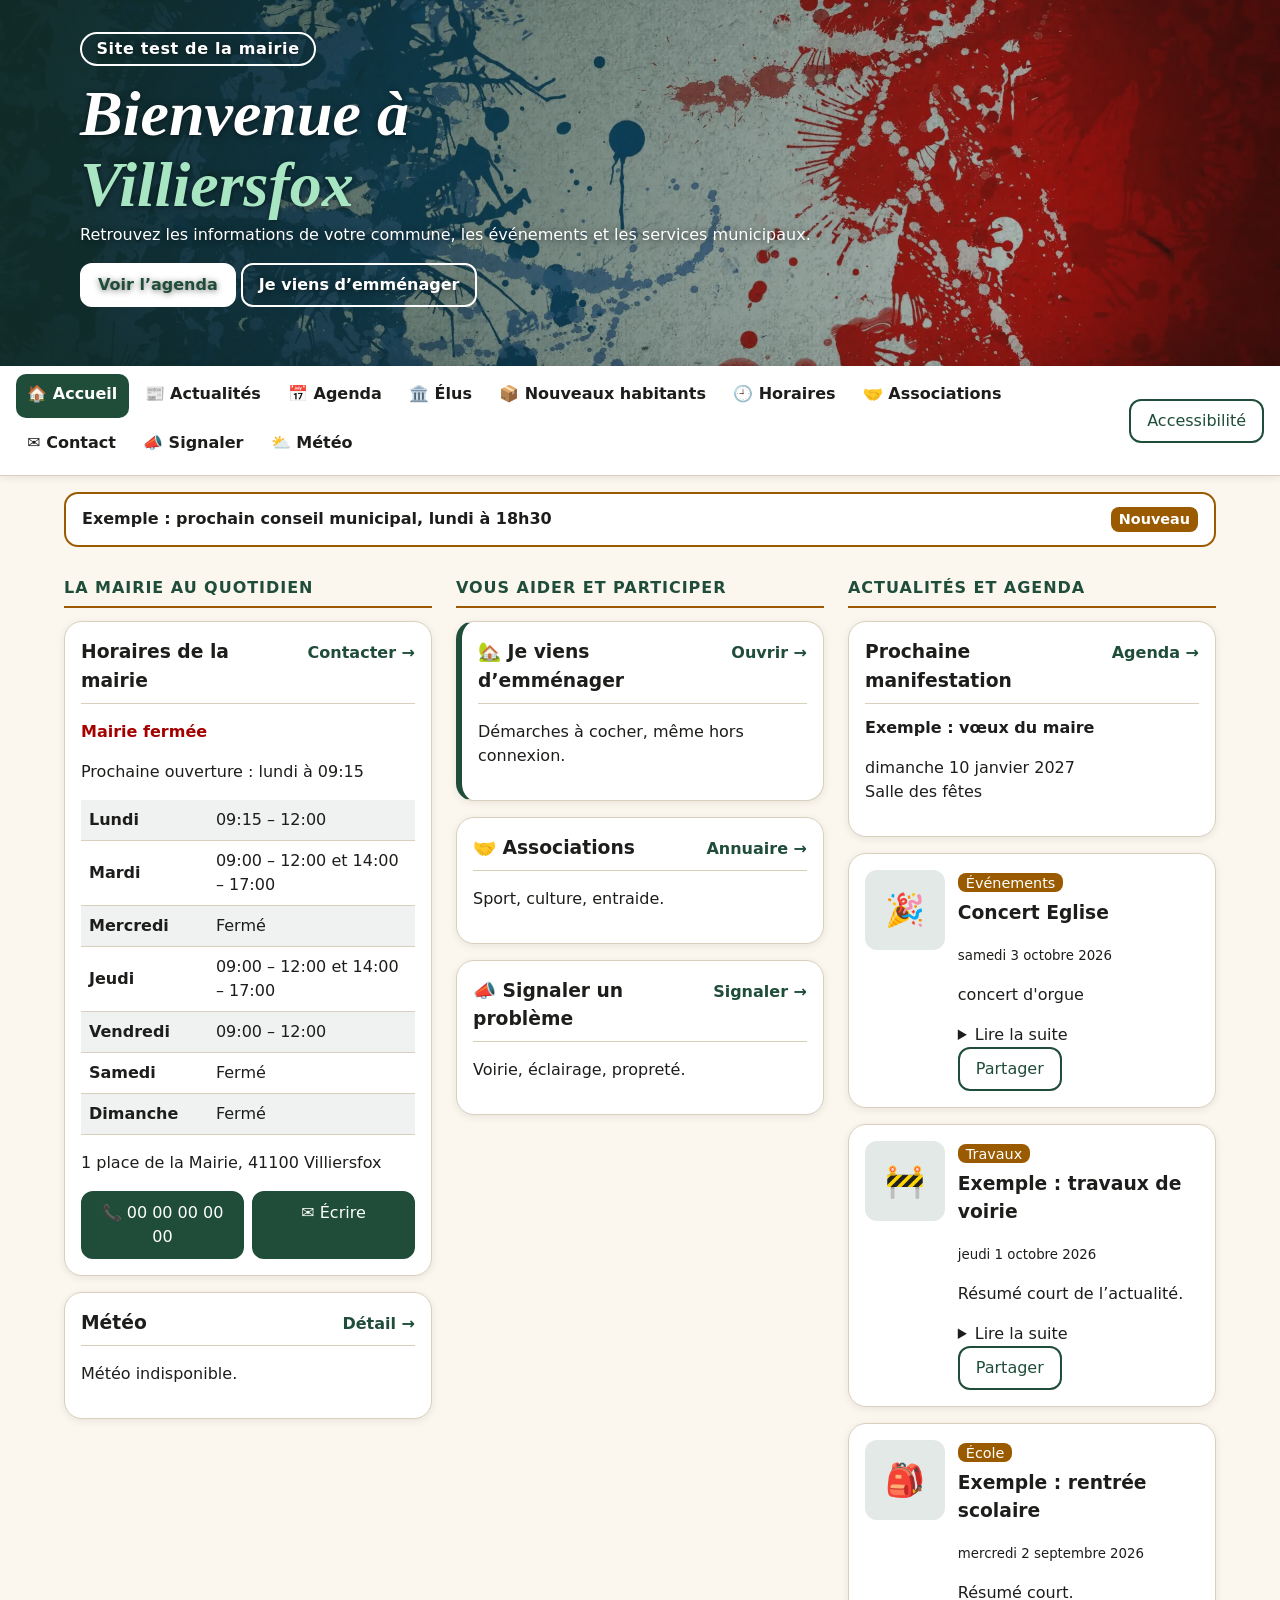
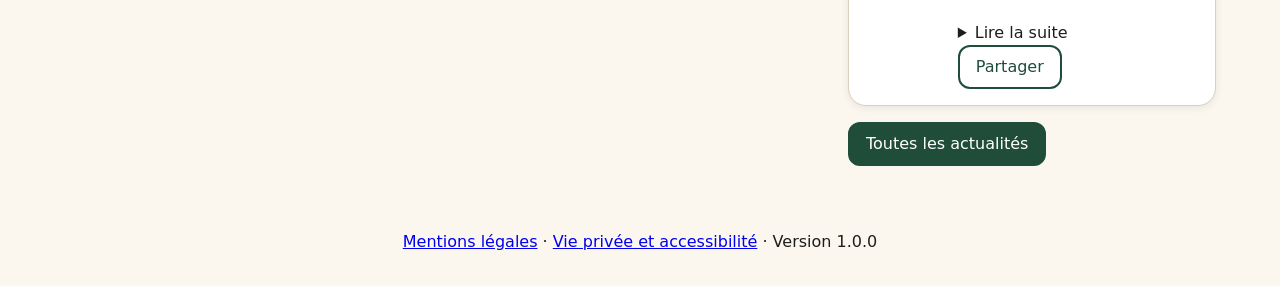
<file: index.html>
<!doctype html><html lang="fr"><head><meta charset="utf-8">
<meta name="viewport" content="width=device-width,initial-scale=1">
<title>Villiersfox – Mairie</title><meta name="theme-color" content="#1f4d3a">
<link rel="manifest" href="manifest.webmanifest"><link rel="stylesheet" href="css/style.css"><link rel="stylesheet" href="css/theme.css"></head><body>
<a class="skip" href="#main">Aller au contenu</a>
<header><div class="hero"><p class="kicker">Site test de la mairie</p><h1>Bienvenue à <em>Villiersfox</em></h1><p>Retrouvez les informations de votre commune, les événements et les services municipaux.</p><p><a class="btn" href="#agenda">Voir l’agenda</a> <a class="btn alt" href="#guide">Je viens d’emménager</a></p></div></header>
<div class="bar"><nav id="nav" aria-label="Navigation principale"></nav>
<div class="tools"><button id="abtn" aria-expanded="false" aria-controls="a11y">Accessibilité</button><button id="install" hidden>Installer l’application</button></div></div>
<section id="a11y" hidden aria-label="Réglages d’accessibilité">
<p>Taille du texte : <button data-s="0">A</button><button data-s="1">A+</button><button data-s="2">A++</button></p>
<label><input type="checkbox" data-o="contrast"> Contraste élevé</label>
<label><input type="checkbox" data-o="cb"> Mode daltonien</label>
<label><input type="checkbox" data-o="dark"> Thème sombre</label>
<label><input type="checkbox" data-o="lines"> Interligne agrandi</label>
<label><input type="checkbox" data-o="big"> Boutons agrandis</label>
<p><button id="tts">Lire la page à voix haute</button></p></section>
<div id="banner" role="status" aria-live="polite"></div>
<main id="main" tabindex="-1"></main>
<dialog id="dlg" aria-label="Détail"></dialog>
<footer><a href="#legal">Mentions légales</a> · <a href="#privacy">Vie privée et accessibilité</a> · Version 1.0.0</footer>
<script src="js/app.js" defer></script></body></html>
</file>
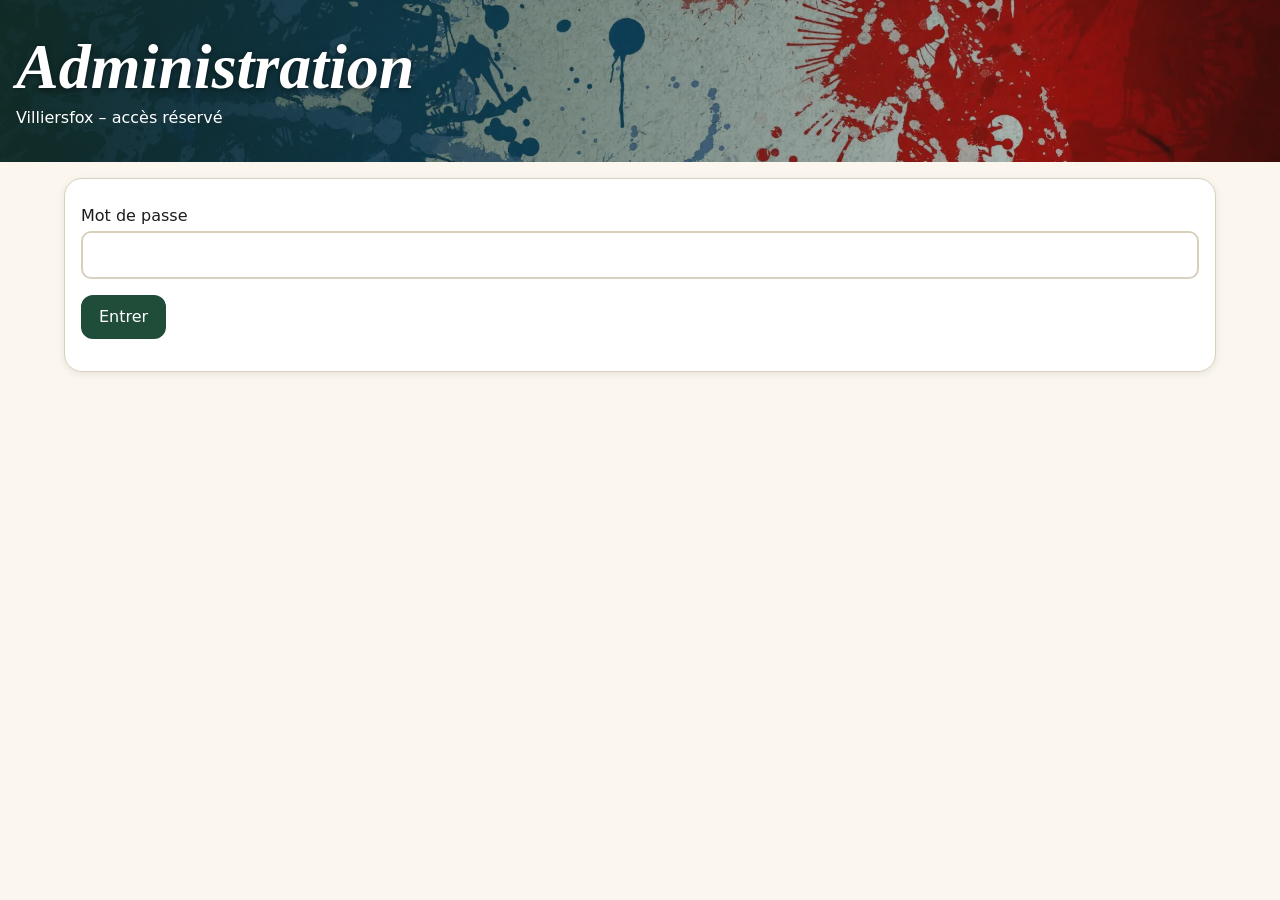
<file: admin.html>
<!-- admin.html -->
<!doctype html><html lang="fr"><head><meta charset="utf-8"><meta name="viewport" content="width=device-width,initial-scale=1"><meta name="robots" content="noindex"><title>Administration – Villiersfox</title><link rel="stylesheet" href="css/style.css"></head><body>
<header><h1>Administration</h1><p>Villiersfox – accès réservé</p></header>
<main id="m"></main>
<script>
const HASH="262d18e168d250961be03d741aefdf86bd9311b16e3bbe6991462fbf403d0715";
const $=s=>document.querySelector(s),esc=s=>String(s??'').replace(/[&<>"]/g,c=>({'&':'&amp;','<':'&lt;','>':'&gt;','"':'&quot;'}[c]));
const sha=async t=>[...new Uint8Array(await crypto.subtle.digest('SHA-256',new TextEncoder().encode(t)))].map(b=>b.toString(16).padStart(2,'0')).join('');
const DS={
actus:{t:'Actualités',root:'actus',f:[['titre','Titre'],['date','Date','date'],['categorie','Catégorie','select',['Travaux','École','Événements','Vie locale','Alerte']],['excerpt','Résumé court','textarea'],['body','Texte complet','textarea'],['photo','Photo : adresse du fichier, ex. img/mairie.webp (facultatif)']]},
agenda:{t:'Agenda',root:null,f:[['titre','Titre'],['date','Date','date'],['debut','Heure de début','time'],['lieu','Lieu'],['description','Description','textarea']]},
elus:{t:'Élus',root:'elus',f:[['prenom','Prénom'],['nom','Nom'],['rang','Rang','select',['maire','adjoint','conseiller']],['fonction','Fonction'],['pole','Pôle (facultatif)'],['mandats','Mandats'],['bio','Biographie','textarea']]}};
const K=Object.keys(DS),data={},mod={};let cur='actus',idx=-1;
async function ld(k){if(!data[k]){const j=await(await fetch('data/'+k+'.json',{cache:'no-store'})).json();data[k]=DS[k].root?j[DS[k].root]:j}return data[k]}
const ok=()=>{try{return sessionStorage.getItem('adm')=='1'}catch{return false}};
function login(){
if(!HASH){$('#m').innerHTML=`<div class="card"><h2>Première utilisation : choisir un mot de passe</h2><p>Choisissez un mot de passe d’au moins 8 caractères. Le site affichera une ligne à copier dans ce fichier.</p><label for="pw">Mot de passe</label><input id="pw" type="password" minlength="8"><p><button id="mk">Créer</button></p><pre id="out" style="white-space:pre-wrap;word-break:break-all"></pre></div>`;
$('#mk').onclick=async()=>{const p=$('#pw').value;if(p.length<8)return alert('8 caractères minimum.');$('#out').textContent='Dans admin.html, remplacez la ligne  const HASH="";  par :\nconst HASH="'+await sha(p)+'";'};return}
$('#m').innerHTML=`<form id="lg" class="card"><label for="pw">Mot de passe</label><input id="pw" type="password" autocomplete="current-password"><p><button>Entrer</button></p><p id="er" role="alert"></p></form>`;
$('#lg').onsubmit=async e=>{e.preventDefault();if(await sha($('#pw').value)==HASH){try{sessionStorage.setItem('adm','1')}catch{}draw()}else $('#er').textContent='Mot de passe incorrect.'}}
function frm(d,o){return d.f.map(([k,l,t,opt])=>{const v=o[k]??'',id='f_'+k;
if(t=='textarea')return`<label for="${id}">${l}</label><textarea id="${id}" rows="4">${esc(v)}</textarea>`;
if(t=='select')return`<label for="${id}">${l}</label><select id="${id}">${opt.map(x=>`<option${x==v?' selected':''}>${x}</option>`).join('')}</select>`;
return`<label for="${id}">${l}</label><input id="${id}" type="${t||'text'}" value="${esc(v)}">`}).join('')}
const val=d=>Object.fromEntries(d.f.map(([k])=>[k,$('#f_'+k).value.trim()]));
function pv(o){return`<article class="card"><h3>${esc(o.titre||((o.prenom||'')+' '+(o.nom||'')))}</h3><p><small>${esc(o.date||o.fonction||'')} ${esc(o.categorie||o.debut||'')} ${esc(o.lieu||'')}</small></p><p>${esc(o.excerpt||o.description||o.bio||'')}</p>${o.body?`<p>${esc(o.body)}</p>`:''}</article>`}
async function draw(){if(!ok())return login();
await Promise.all(K.map(ld));const d=DS[cur],a=data[cur],o=a[idx]||{},nx=data.agenda.filter(e=>e.date>=new Date().toISOString().slice(0,10)).sort((x,y)=>x.date.localeCompare(y.date))[0];
$('#m').innerHTML=`<section class="card"><h2>Tableau de bord</h2><p>${K.map(k=>DS[k].t+' : <strong>'+data[k].length+'</strong>').join(' · ')}<br>Prochain événement : ${nx?esc(nx.titre)+' ('+esc(nx.date)+')':'aucun'}</p><small>Le site n’utilise aucun traceur : il n’y a donc pas de statistiques de fréquentation.</small></section>
<nav style="margin:1rem 0">${K.map(k=>`<button class="${k==cur?'':'alt'}" data-t="${k}">${DS[k].t}${mod[k]?' *':''}</button>`).join(' ')}</nav>
<div class="grid"><section class="card"><h2>${d.t} (${a.length})</h2>${a.map((x,i)=>`<p><button class="alt" data-ed="${i}">${esc(x.titre||x.prenom+' '+x.nom)}</button> <button class="alt" data-del="${i}">Supprimer</button></p>`).join('')||'<p>Aucun élément.</p>'}<p><button data-new>Ajouter</button></p></section>
<section class="card"><h2>${idx<0?'Nouvel élément':'Modifier'}</h2>${cur=='elus'?'<p><small>Ne saisissez aucune coordonnée personnelle : le contact passe par la mairie. L’élu doit avoir donné son accord.</small></p>':''}<div id="fm">${frm(d,o)}</div><p><button data-save>Enregistrer</button></p></section></div>
<section class="card"><h2>Aperçu</h2><div id="pv">${pv(o)}</div></section>
<section class="card"><h2>Publier</h2><p>${mod[cur]?'Modifications non publiées sur ':'Aucune modification sur '}.</p><p><button data-exp>Télécharger ${cur}.json</button> <button class="alt" data-out>Se déconnecter</button></p></section>`}
document.addEventListener('input',e=>{if(e.target.id?.startsWith('f_'))$('#pv').innerHTML=pv(val(DS[cur]))});
document.addEventListener('click',async e=>{const b=e.target.closest('button');if(!b)return;const a=data[cur],d=DS[cur];
if(b.dataset.t){cur=b.dataset.t;idx=-1;draw()}
if(b.dataset.ed!=null){idx=+b.dataset.ed;draw()}
if('new'in b.dataset){idx=-1;draw()}
if(b.dataset.del!=null&&confirm('Supprimer cet élément ?')){a.splice(+b.dataset.del,1);mod[cur]=1;idx=-1;draw()}
if('save'in b.dataset){const v=val(d);if(!v.titre&&!v.nom)return alert('Titre ou nom obligatoire.');
if(idx>=0)Object.assign(a[idx],v);else{if(cur=='actus')v.id=Math.max(0,...a.map(x=>+x.id||0))+1;if(cur=='agenda')v.id='e'+Date.now();if(cur=='elus'){v.contact_mairie='Via la mairie'}a.push(v);idx=a.length-1}
mod[cur]=1;draw()}
if('exp'in b.dataset){const j=JSON.stringify(d.root?{[d.root]:a}:a,null,1),l=document.createElement('a');l.href=URL.createObjectURL(new Blob([j],{type:'application/json'}));l.download=cur+'.json';l.click()}
if('out'in b.dataset){try{sessionStorage.removeItem('adm')}catch{}login()}});
draw();
</script></body></html>
</file>
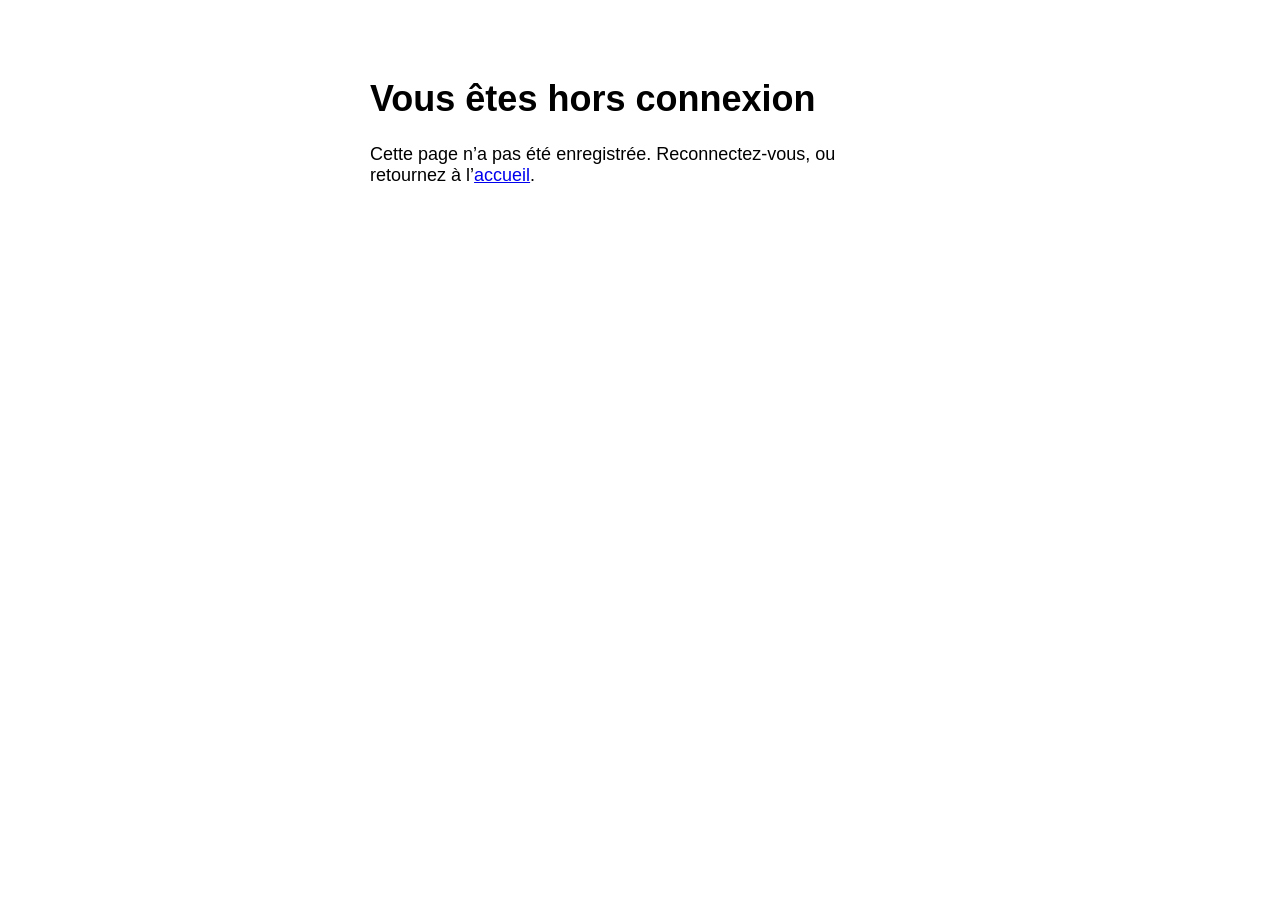
<file: offline.html>
<!-- offline.html -->
<!doctype html><html lang="fr"><meta charset="utf-8"><meta name="viewport" content="width=device-width,initial-scale=1"><title>Hors connexion</title>
<body style="font:18px sans-serif;max-width:30em;margin:2em auto;padding:1em"><h1>Vous êtes hors connexion</h1><p>Cette page n’a pas été enregistrée. Reconnectez-vous, ou retournez à l’<a href="/">accueil</a>.</p></body></html>
</file>
<file: css/style.css>
/* css/style.css */
:root{--p:#1f4d3a;--a:#9a5b00;--bg:#fbf7ee;--c:#fff;--t:#1d1d1b;--b:#d8d0bd}
.dark{--bg:#15201b;--c:#1f2d26;--t:#f2efe6;--p:#8fd1ae;--a:#ffc266;--b:#3b4b43}
.contrast{--bg:#fff;--c:#fff;--t:#000;--p:#00361f;--b:#000}.contrast.dark{--bg:#000;--c:#000;--t:#fff;--p:#9dffc9;--b:#fff}
.cb{--a:#0b5cad}
html{font-size:100%}html.s1{font-size:118%}html.s2{font-size:136%}
body{margin:0;font:1rem/1.5 system-ui,"Open Sans",sans-serif;background:var(--bg);color:var(--t)}
body.lines{line-height:2}body.big button,body.big a.btn,body.big input,body.big select{min-height:56px}
header{background:var(--p);color:#fff;padding:1rem}.dark header,.contrast.dark header{color:#000}
header h1{margin:0;font-size:2.2rem}header p{margin:.2rem 0 1rem}
nav{display:flex;flex-wrap:wrap;gap:.5rem}nav a{color:inherit;padding:.6rem .8rem;border:2px solid currentColor;border-radius:12px;text-decoration:none;min-height:44px;box-sizing:border-box}
nav a[aria-current]{background:#fff;color:var(--p)}
.tools{margin-top:.8rem;display:flex;gap:.5rem;flex-wrap:wrap}
button,.btn{min-height:44px;min-width:44px;padding:.5rem 1rem;border-radius:12px;border:2px solid var(--p);background:var(--p);color:#fff;font:inherit;cursor:pointer;text-decoration:none;display:inline-block;box-sizing:border-box}
.dark button,.dark .btn{color:#000}button.alt,.btn.alt{background:transparent;color:var(--p)}
:focus-visible{outline:3px solid var(--a);outline-offset:2px}
main{max-width:60rem;margin:auto;padding:1rem}#a11y{background:var(--c);padding:1rem;border-bottom:2px solid var(--b)}#a11y label{display:block;padding:.4rem 0}
.grid{display:grid;gap:1rem;grid-template-columns:repeat(auto-fill,minmax(16rem,1fr))}
.card{background:var(--c);border:1px solid var(--b);border-radius:18px;padding:1rem;box-shadow:0 2px 8px rgba(0,0,0,.08)}
.card h2,.card h3{margin-top:0}.past{opacity:.6}.tag{background:var(--a);color:#fff;border-radius:8px;padding:.1rem .5rem;font-size:.9rem}
.ok{color:#0a6b2d;font-weight:700}.ko{color:#a40000;font-weight:700}
#banner:not(:empty){background:#a40000;color:#fff;padding:.8rem;text-align:center;font-weight:700}
input,select,textarea{font:inherit;padding:.6rem;border:2px solid var(--b);border-radius:10px;width:100%;box-sizing:border-box;min-height:44px;background:var(--c);color:var(--t)}
label{display:block;margin:.6rem 0 .2rem}.hp{position:absolute;left:-9999px}
.skip{position:absolute;left:-9999px}.skip:focus{left:0;background:#fff;color:#000;padding:.5rem;z-index:9}
.chk{display:flex;gap:.7rem;align-items:flex-start}.chk input{width:28px;height:28px;flex:none}
progress{width:100%;height:1.2rem}dialog{max-width:32rem;border-radius:18px;border:2px solid var(--p);background:var(--c);color:var(--t)}
.av{width:4rem;height:4rem;border-radius:50%;background:var(--p);color:#fff;display:grid;place-items:center;font-weight:700;font-size:1.3rem}
table{border-collapse:collapse;width:100%}td,th{border-bottom:1px solid var(--b);padding:.5rem;text-align:left}
footer{text-align:center;padding:2rem 1rem}
.tools button{background:#fff;color:#1f4d3a;border-color:#fff}
header{background:linear-gradient(135deg,#1f4d3a,#2f6b50);padding:2.5rem 1rem 1rem}
header h1{font-family:Georgia,"Times New Roman",serif;font-style:italic;font-size:clamp(2.4rem,7vw,3.6rem)}
.tools button{background:#fff;color:#1f4d3a;border-color:#fff}
.card{transition:transform .15s}.card:hover{transform:translateY(-2px)}
main{max-width:70rem}
header{background:linear-gradient(rgba(20,50,38,.78),rgba(20,50,38,.88)),url(../img/hero.webp) center/cover no-repeat,#1f4d3a;color:#fff;padding:2rem 1rem 1rem}
.dark header,.contrast.dark header{color:#fff}
.hero{max-width:70rem;margin:0 auto 1.2rem}
.kicker{display:inline-block;border:2px solid #fff;border-radius:999px;padding:.2rem .9rem;margin:0 0 .8rem;font-weight:700;letter-spacing:.04em}
header h1{font-family:Georgia,"Times New Roman",serif;font-style:italic;font-size:clamp(2.4rem,8vw,4rem);line-height:1.1}
header h1 em{display:block;color:#a8e6c3}
.hero .btn{background:#fff;color:#1f4d3a;border-color:#fff;font-weight:700}
.hero .btn.alt{background:transparent;color:#fff}
header nav,header .tools{max-width:70rem;margin-left:auto;margin-right:auto}
nav a[aria-current]{background:#fff;color:#1f4d3a}
.tools button{background:#fff;color:#1f4d3a;border-color:#fff}
main{max-width:72rem}
main:focus{outline:none}
.cols{display:grid;gap:1.5rem;grid-template-columns:repeat(auto-fit,minmax(18rem,1fr));align-items:start}
.cols .card{margin-bottom:1rem}
.sec{font-size:1rem;text-transform:uppercase;letter-spacing:.06em;color:var(--p);border-bottom:2px solid var(--a);padding-bottom:.4rem}
.accent{border-left:6px solid var(--p)}
.card{transition:transform .15s}.card:hover{transform:translateY(-2px)}
@media(prefers-reduced-motion:reduce){.card{transition:none}.card:hover{transform:none}}
[hidden]{display:none!important}
header{background:linear-gradient(90deg,rgba(20,50,38,.82),rgba(20,50,38,.25)),url(../img/hero.webp) center/cover no-repeat,#1f4d3a}
header h1,.hero p{text-shadow:0 1px 6px rgba(0,0,0,.55)}
</file>
<file: css/theme.css>
/* css/theme.css : chargé après style.css */
[hidden]{display:none!important}
header{padding-bottom:2.5rem}
header h1,.hero p{text-shadow:0 1px 6px rgba(0,0,0,.55)}
.bar{position:sticky;top:0;z-index:5;background:var(--c);border-bottom:1px solid var(--b);box-shadow:0 2px 8px rgba(0,0,0,.08);padding:.5rem 1rem;display:flex;flex-wrap:wrap;gap:.6rem;align-items:center;justify-content:space-between}
.bar nav{display:flex;flex-wrap:wrap;gap:.3rem;flex:1 1 30rem}
.bar nav a{border:0;color:var(--t);padding:.5rem .7rem;border-radius:10px;font-weight:600}
.bar nav a:hover{background:rgba(31,77,58,.12)}
.bar nav a[aria-current]{background:var(--p);color:#fff}
.dark .bar nav a[aria-current]{color:#000}
.bar .tools{margin:0;display:flex;gap:.5rem;flex-wrap:wrap}
.bar .tools button{background:transparent;color:var(--p);border-color:var(--p)}
.ch{display:flex;justify-content:space-between;align-items:baseline;gap:.5rem;border-bottom:1px solid var(--b);padding-bottom:.5rem;margin-bottom:.8rem}
.ch h3{margin:0}.ch a{font-weight:700;color:var(--p);text-decoration:none;white-space:nowrap}
table tr:nth-child(odd){background:rgba(31,77,58,.07)}
.ht{width:100%;margin:.5rem 0}.ht th{width:38%;text-transform:capitalize}
.acts{display:flex;gap:.5rem;flex-wrap:wrap}.acts .btn{flex:1 1 8rem;text-align:center}
.news{display:grid;grid-template-columns:5rem 1fr;gap:.8rem;align-items:start}
.news h3{margin:.3rem 0}
.th{width:5rem;height:5rem;border-radius:12px;background:rgba(31,77,58,.12);display:grid;place-items:center;font-size:2rem;overflow:hidden}
.th img{width:100%;height:100%;object-fit:cover}
.info{display:flex;justify-content:space-between;align-items:center;gap:1rem;border:2px solid var(--a);border-radius:14px;background:var(--c);padding:.8rem 1rem;margin-bottom:1rem;text-decoration:none;color:var(--t);font-weight:700}
</file>
